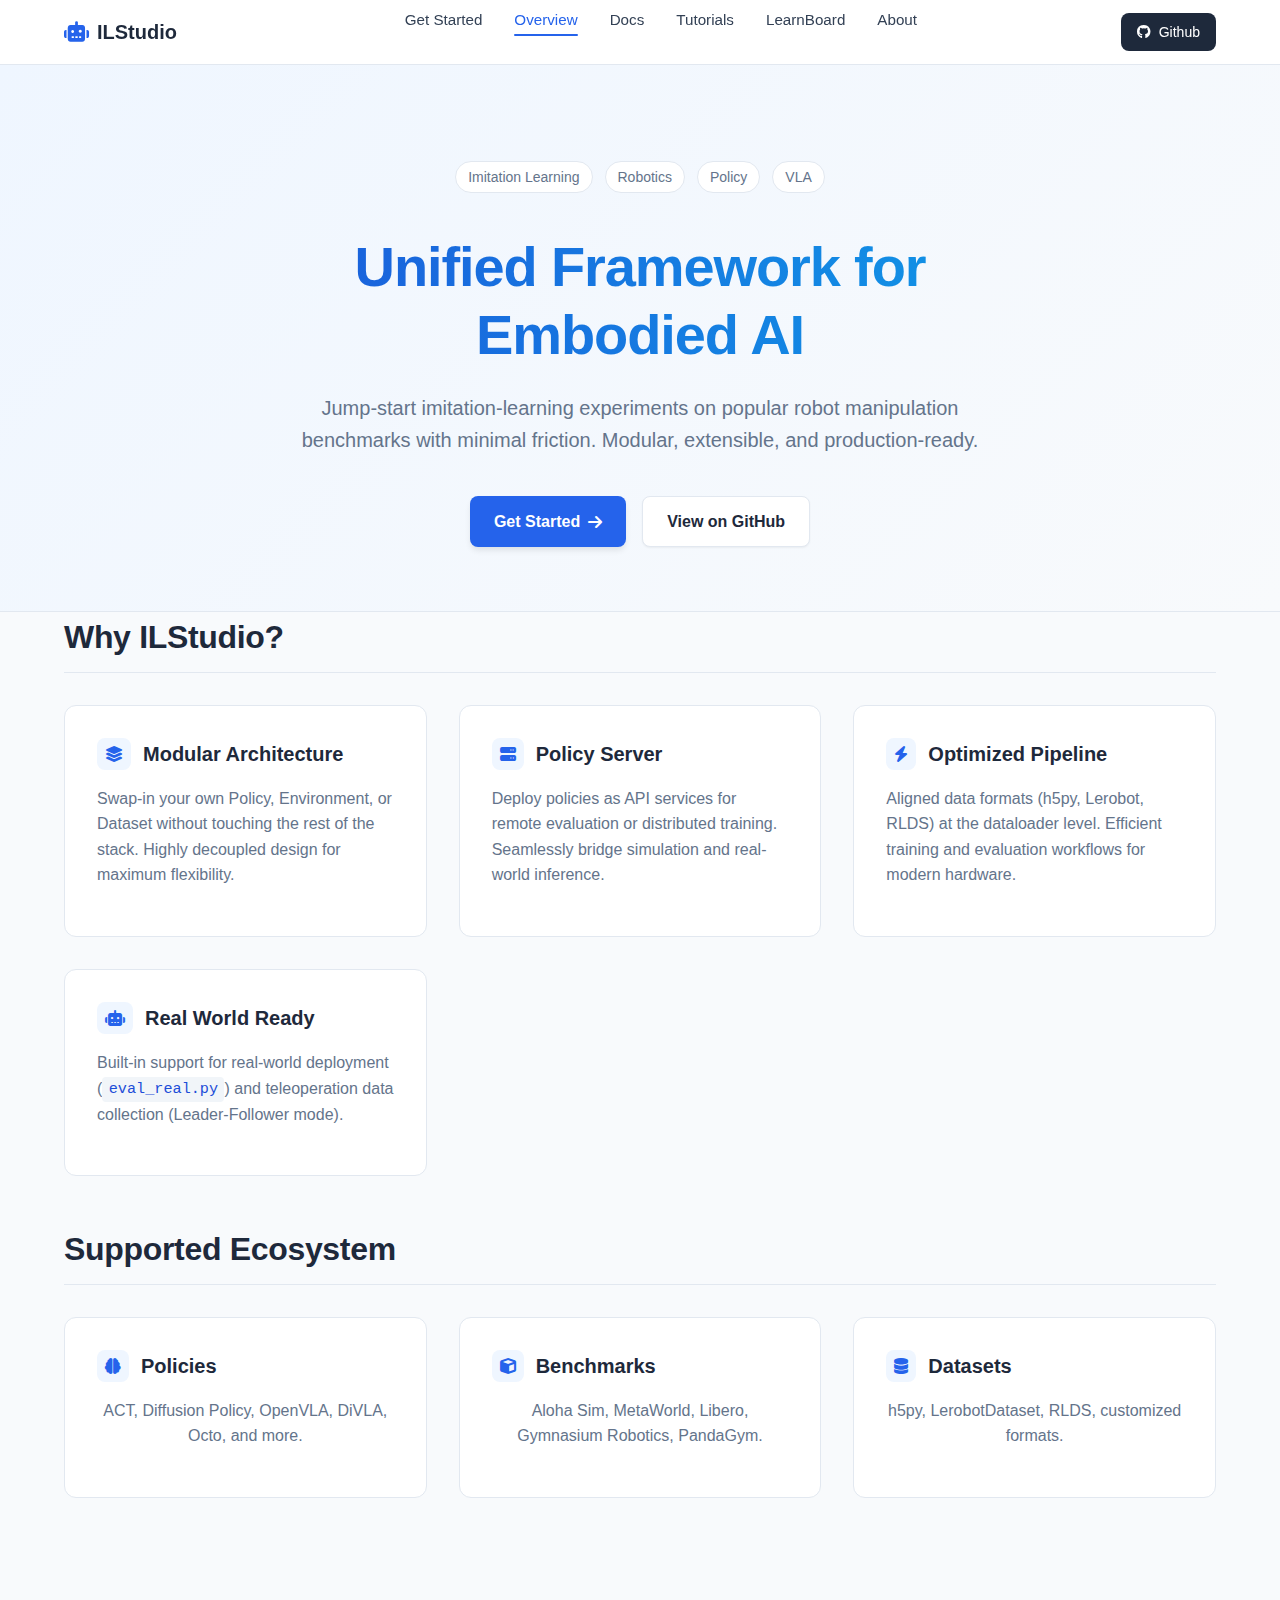
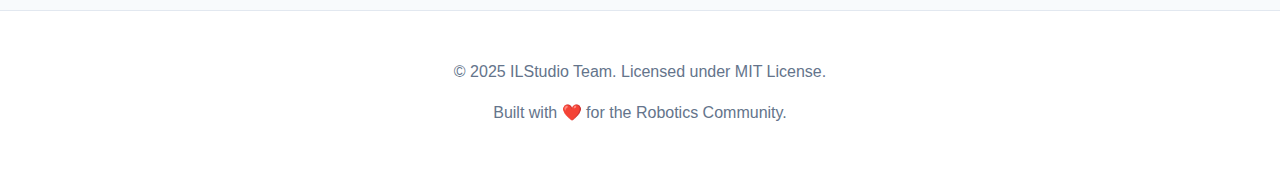
<file: index.html>
<!DOCTYPE html>
<html lang="en">
<head>
    <meta charset="UTF-8">
    <meta name="viewport" content="width=device-width, initial-scale=1.0">
    <title>ILStudio - Overview</title>
    <link rel="stylesheet" href="assets/css/style.css">
    <link rel="stylesheet" href="https://cdnjs.cloudflare.com/ajax/libs/font-awesome/6.4.0/css/all.min.css">
</head>
<body>

    <nav>
        <div class="nav-container">
            <a href="index.html" class="logo">
                <i class="fas fa-robot"></i> ILStudio
            </a>
            <ul class="nav-links">
                <li><a href="get_started.html" class="nav-link">Get Started</a></li>
                <li><a href="index.html" class="nav-link active">Overview</a></li>
                <li><a href="docs.html" class="nav-link">Docs</a></li>
                <li><a href="tutorials.html" class="nav-link">Tutorials</a></li>
                <li><a href="learnboard.html" class="nav-link">LearnBoard</a></li>
                <li><a href="about.html" class="nav-link">About</a></li>
            </ul>
            <a href="https://github.com/WwZzz/ILStudio" target="_blank" class="github-btn">
                <i class="fab fa-github"></i> Github
            </a>
        </div>
    </nav>

    <div class="wrapper">
        <div class="hero">
            <div class="container">
                <div class="hero-tags">
                    <span class="tag">Imitation Learning</span>
                    <span class="tag">Robotics</span>
                    <span class="tag">Policy</span>
                    <span class="tag">VLA</span>
                </div>
                <h1>Unified Framework for<br>Embodied AI</h1>
                <p class="lead">Jump-start imitation-learning experiments on popular robot manipulation benchmarks with minimal friction. Modular, extensible, and production-ready.</p>
                <div class="hero-actions">
                    <a href="get_started.html" class="btn btn-primary">Get Started <i class="fas fa-arrow-right" style="margin-left: 8px;"></i></a>
                    <a href="https://github.com/WwZzz/ILStudio" class="btn btn-outline">View on GitHub</a>
                </div>
            </div>
        </div>

        <div class="main-content">
            <div class="container">
                <section>
                    <h2>Why ILStudio?</h2>
                    <div class="grid">
                        <div class="card">
                            <h3><i class="fas fa-layer-group"></i> Modular Architecture</h3>
                            <p>Swap-in your own Policy, Environment, or Dataset without touching the rest of the stack. Highly decoupled design for maximum flexibility.</p>
                        </div>
                        <div class="card">
                            <h3><i class="fas fa-server"></i> Policy Server</h3>
                            <p>Deploy policies as API services for remote evaluation or distributed training. Seamlessly bridge simulation and real-world inference.</p>
                        </div>
                        <div class="card">
                            <h3><i class="fas fa-bolt"></i> Optimized Pipeline</h3>
                            <p>Aligned data formats (h5py, Lerobot, RLDS) at the dataloader level. Efficient training and evaluation workflows for modern hardware.</p>
                        </div>
                        <div class="card">
                            <h3><i class="fas fa-robot"></i> Real World Ready</h3>
                            <p>Built-in support for real-world deployment (<code>eval_real.py</code>) and teleoperation data collection (Leader-Follower mode).</p>
                        </div>
                    </div>
                </section>

                <section>
                    <h2>Supported Ecosystem</h2>
                    <div class="grid" style="grid-template-columns: repeat(auto-fit, minmax(250px, 1fr));">
                        <div class="card" style="text-align: center;">
                            <h3><i class="fas fa-brain"></i> Policies</h3>
                            <p>ACT, Diffusion Policy, OpenVLA, DiVLA, Octo, and more.</p>
                        </div>
                        <div class="card" style="text-align: center;">
                            <h3><i class="fas fa-cube"></i> Benchmarks</h3>
                            <p>Aloha Sim, MetaWorld, Libero, Gymnasium Robotics, PandaGym.</p>
                        </div>
                        <div class="card" style="text-align: center;">
                            <h3><i class="fas fa-database"></i> Datasets</h3>
                            <p>h5py, LerobotDataset, RLDS, customized formats.</p>
                        </div>
                    </div>
                </section>
            </div>
        </div>
    </div>

    <footer>
        <div class="container">
            <p>&copy; 2025 ILStudio Team. Licensed under MIT License.</p>
            <p>Built with ❤️ for the Robotics Community.</p>
        </div>
    </footer>

</body>
</html>
</file>
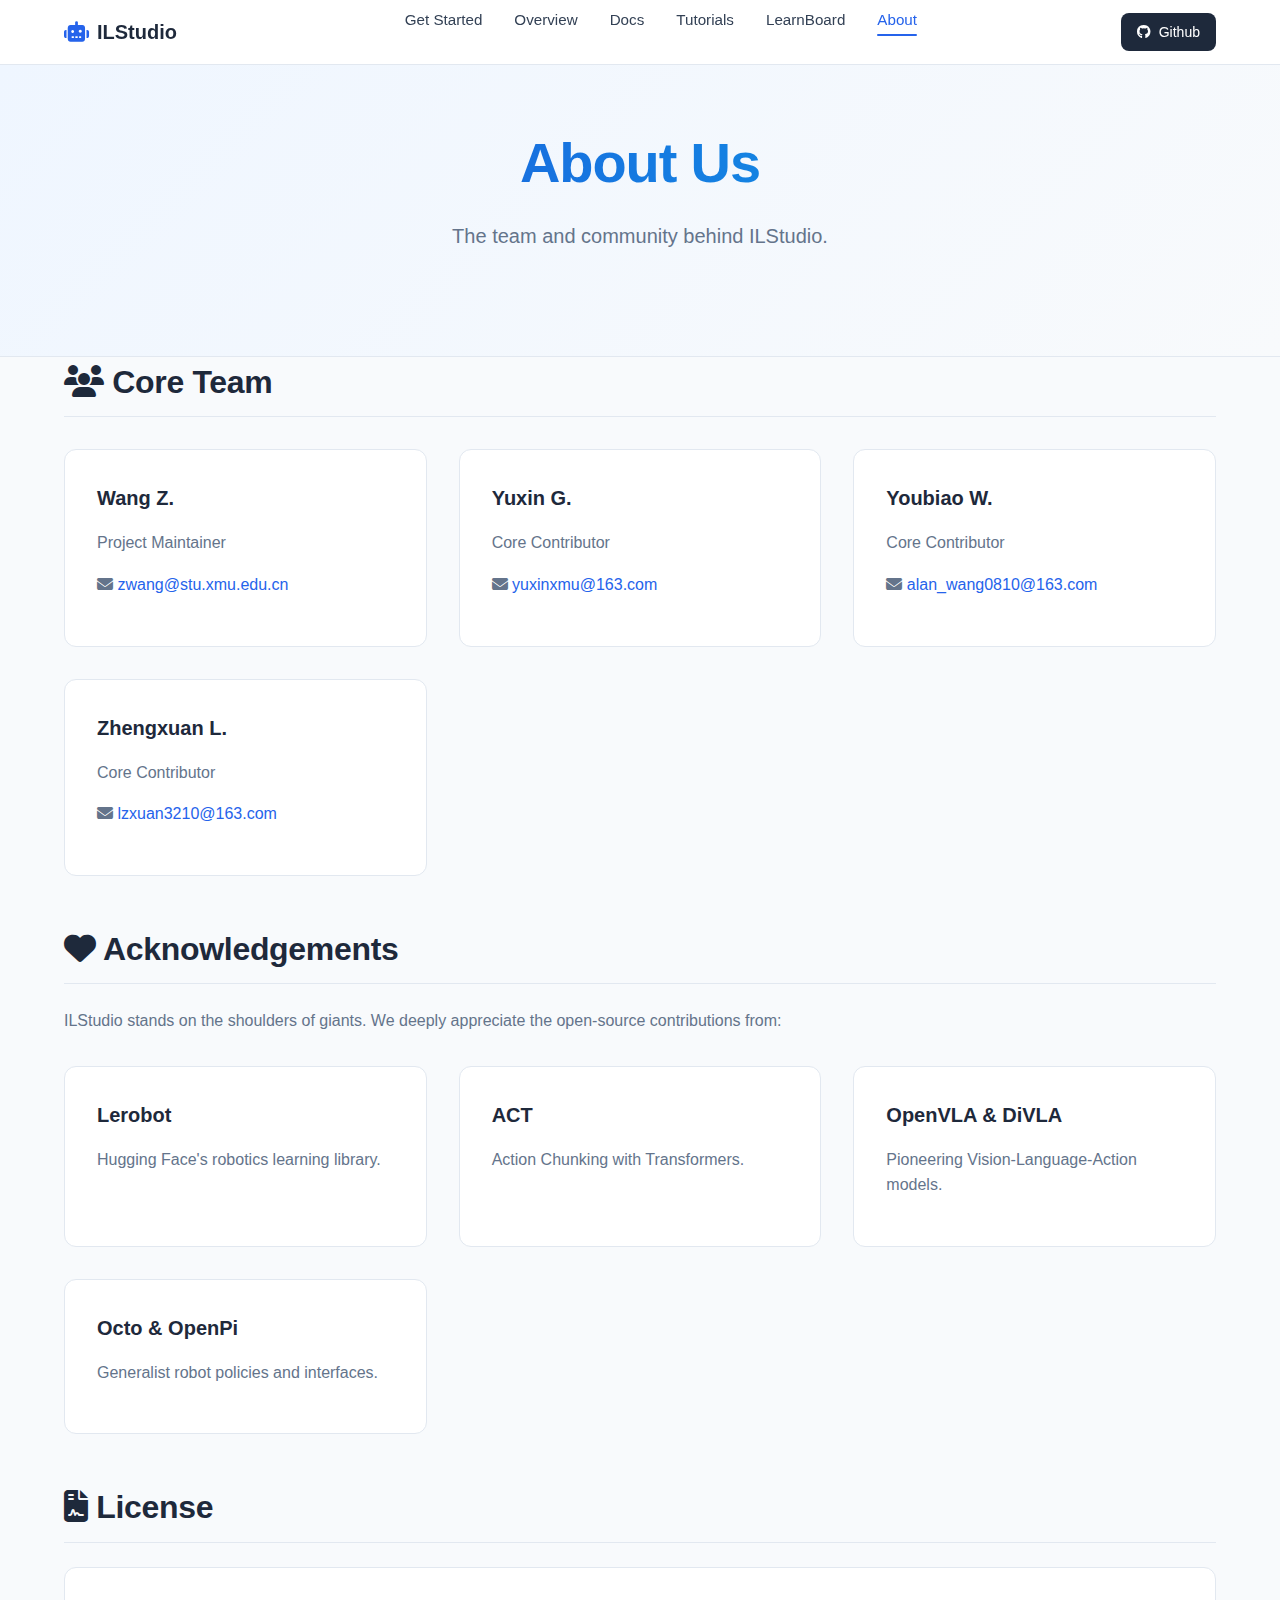
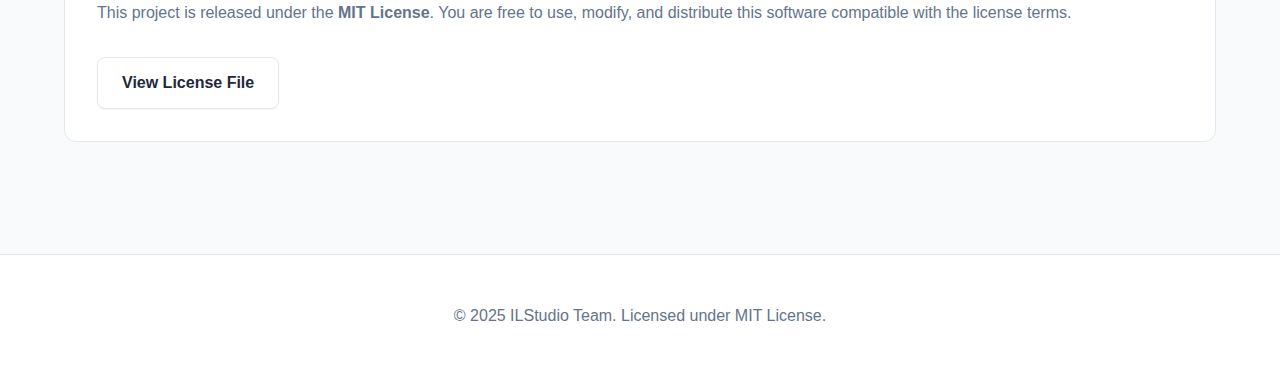
<file: about.html>
<!DOCTYPE html>
<html lang="en">
<head>
    <meta charset="UTF-8">
    <meta name="viewport" content="width=device-width, initial-scale=1.0">
    <title>ILStudio - About</title>
    <link rel="stylesheet" href="assets/css/style.css">
    <link rel="stylesheet" href="https://cdnjs.cloudflare.com/ajax/libs/font-awesome/6.4.0/css/all.min.css">
</head>
<body>

    <nav>
        <div class="nav-container">
            <a href="index.html" class="logo">
                <i class="fas fa-robot"></i> ILStudio
            </a>
            <ul class="nav-links">
                <li><a href="get_started.html" class="nav-link">Get Started</a></li>
                <li><a href="index.html" class="nav-link">Overview</a></li>
                <li><a href="docs.html" class="nav-link">Docs</a></li>
                <li><a href="tutorials.html" class="nav-link">Tutorials</a></li>
                <li><a href="learnboard.html" class="nav-link">LearnBoard</a></li>
                <li><a href="about.html" class="nav-link active">About</a></li>
            </ul>
            <a href="https://github.com/WwZzz/ILStudio" target="_blank" class="github-btn">
                <i class="fab fa-github"></i> Github
            </a>
        </div>
    </nav>

    <div class="wrapper">
        <div class="hero" style="padding: 4rem 0;">
            <div class="container">
                <h1>About Us</h1>
                <p class="lead">The team and community behind ILStudio.</p>
            </div>
        </div>

        <div class="main-content">
            <div class="container">
                
                <section>
                    <h2><i class="fas fa-users"></i> Core Team</h2>
                    <div class="grid">
                        <div class="card">
                            <h3>Wang Z.</h3>
                            <p>Project Maintainer</p>
                            <p class="text-muted"><i class="fas fa-envelope"></i> <a href="mailto:zwang@stu.xmu.edu.cn">zwang@stu.xmu.edu.cn</a></p>
                        </div>
                        <div class="card">
                            <h3>Yuxin G.</h3>
                            <p>Core Contributor</p>
                            <p class="text-muted"><i class="fas fa-envelope"></i> <a href="mailto:yuxinxmu@163.com">yuxinxmu@163.com</a></p>
                        </div>
                        <div class="card">
                            <h3>Youbiao W.</h3>
                            <p>Core Contributor</p>
                            <p class="text-muted"><i class="fas fa-envelope"></i> <a href="mailto:alan_wang0810@163.com">alan_wang0810@163.com</a></p>
                        </div>
                        <div class="card">
                            <h3>Zhengxuan L.</h3>
                            <p>Core Contributor</p>
                            <p class="text-muted"><i class="fas fa-envelope"></i> <a href="mailto:lzxuan3210@163.com">lzxuan3210@163.com</a></p>
                        </div>
                    </div>
                </section>

                <section>
                    <h2><i class="fas fa-heart"></i> Acknowledgements</h2>
                    <p>ILStudio stands on the shoulders of giants. We deeply appreciate the open-source contributions from:</p>
                    <div class="grid">
                        <div class="card">
                            <h3>Lerobot</h3>
                            <p>Hugging Face's robotics learning library.</p>
                        </div>
                        <div class="card">
                            <h3>ACT</h3>
                            <p>Action Chunking with Transformers.</p>
                        </div>
                        <div class="card">
                            <h3>OpenVLA & DiVLA</h3>
                            <p>Pioneering Vision-Language-Action models.</p>
                        </div>
                        <div class="card">
                            <h3>Octo & OpenPi</h3>
                            <p>Generalist robot policies and interfaces.</p>
                        </div>
                    </div>
                </section>

                <section>
                    <h2><i class="fas fa-file-contract"></i> License</h2>
                    <div class="card">
                        <p>This project is released under the <strong>MIT License</strong>. You are free to use, modify, and distribute this software compatible with the license terms.</p>
                        <a href="LICENSE" class="btn btn-outline" style="margin-top: 1rem;">View License File</a>
                    </div>
                </section>

            </div>
        </div>
    </div>

    <footer>
        <div class="container">
            <p>&copy; 2025 ILStudio Team. Licensed under MIT License.</p>
        </div>
    </footer>

</body>
</html>
</file>
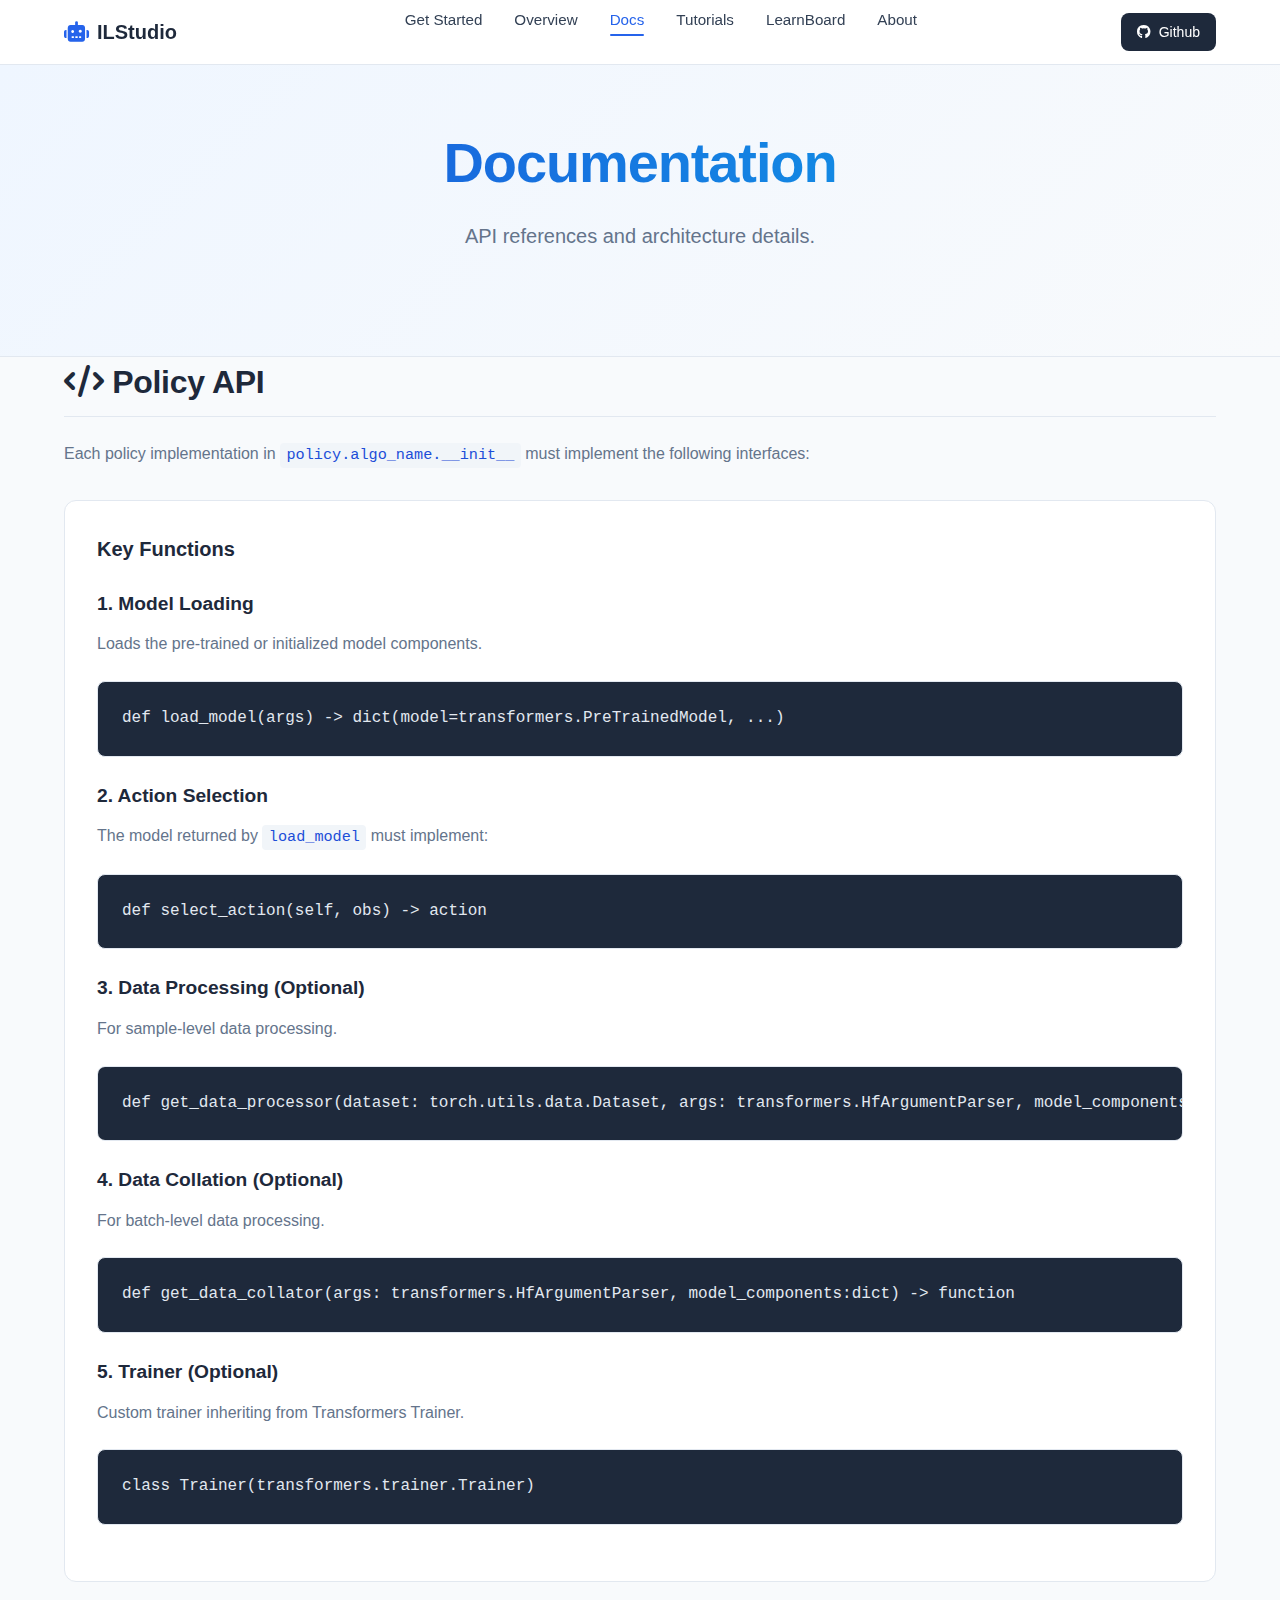
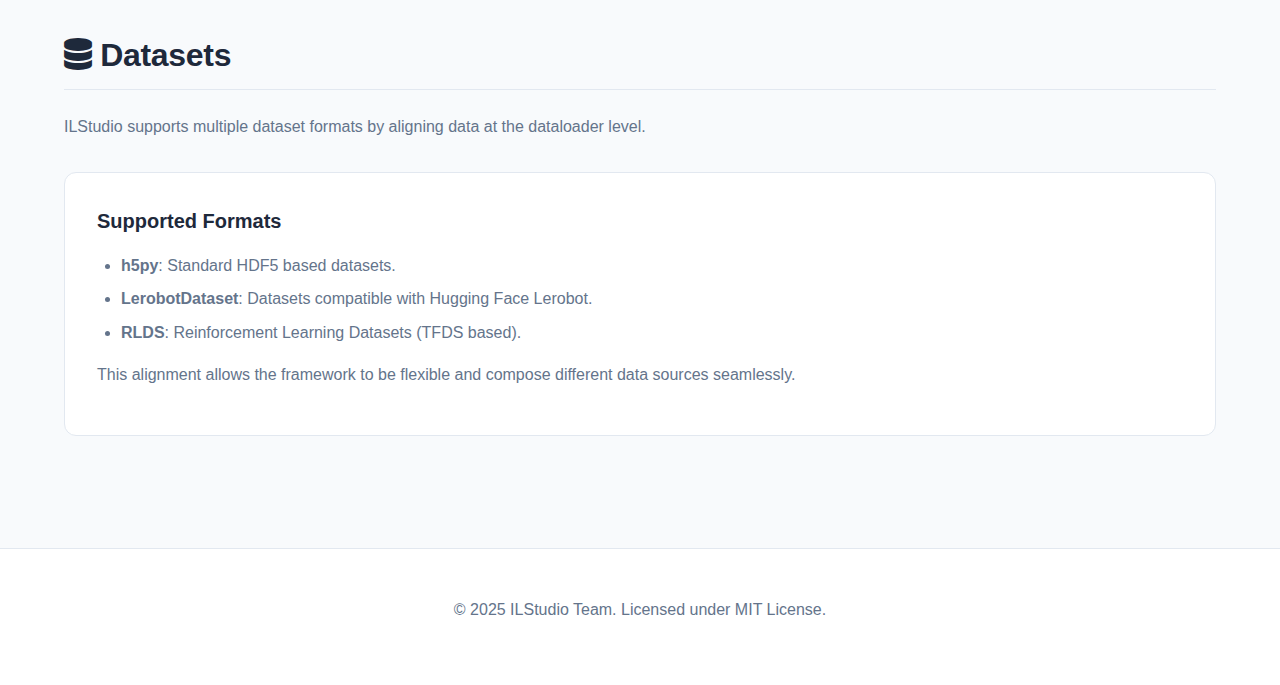
<file: docs.html>
<!DOCTYPE html>
<html lang="en">
<head>
    <meta charset="UTF-8">
    <meta name="viewport" content="width=device-width, initial-scale=1.0">
    <title>ILStudio - Documentation</title>
    <link rel="stylesheet" href="assets/css/style.css">
    <link rel="stylesheet" href="https://cdnjs.cloudflare.com/ajax/libs/font-awesome/6.4.0/css/all.min.css">
</head>
<body>

    <nav>
        <div class="nav-container">
            <a href="index.html" class="logo">
                <i class="fas fa-robot"></i> ILStudio
            </a>
            <ul class="nav-links">
                <li><a href="get_started.html" class="nav-link">Get Started</a></li>
                <li><a href="index.html" class="nav-link">Overview</a></li>
                <li><a href="docs.html" class="nav-link active">Docs</a></li>
                <li><a href="tutorials.html" class="nav-link">Tutorials</a></li>
                <li><a href="learnboard.html" class="nav-link">LearnBoard</a></li>
                <li><a href="about.html" class="nav-link">About</a></li>
            </ul>
            <a href="https://github.com/WwZzz/ILStudio" target="_blank" class="github-btn">
                <i class="fab fa-github"></i> Github
            </a>
        </div>
    </nav>

    <div class="wrapper">
        <div class="hero" style="padding: 4rem 0;">
            <div class="container">
                <h1>Documentation</h1>
                <p class="lead">API references and architecture details.</p>
            </div>
        </div>

        <div class="main-content">
            <div class="container">
                
                <section>
                    <h2><i class="fas fa-code"></i> Policy API</h2>
                    <p>Each policy implementation in <code>policy.algo_name.__init__</code> must implement the following interfaces:</p>
                    
                    <div class="grid" style="grid-template-columns: 1fr;">
                        <div class="card">
                            <h3>Key Functions</h3>
                            
                            <h4>1. Model Loading</h4>
                            <p>Loads the pre-trained or initialized model components.</p>
                            <pre><code>def load_model(args) -> dict(model=transformers.PreTrainedModel, ...)</code></pre>

                            <h4>2. Action Selection</h4>
                            <p>The model returned by <code>load_model</code> must implement:</p>
                            <pre><code>def select_action(self, obs) -> action</code></pre>

                            <h4>3. Data Processing (Optional)</h4>
                            <p>For sample-level data processing.</p>
                            <pre><code>def get_data_processor(dataset: torch.utils.data.Dataset, args: transformers.HfArgumentParser, model_components: dict) -> function</code></pre>

                            <h4>4. Data Collation (Optional)</h4>
                            <p>For batch-level data processing.</p>
                            <pre><code>def get_data_collator(args: transformers.HfArgumentParser, model_components:dict) -> function</code></pre>

                            <h4>5. Trainer (Optional)</h4>
                            <p>Custom trainer inheriting from Transformers Trainer.</p>
                            <pre><code>class Trainer(transformers.trainer.Trainer)</code></pre>
                        </div>
                    </div>
                </section>

                <section>
                    <h2><i class="fas fa-database"></i> Datasets</h2>
                    <p>ILStudio supports multiple dataset formats by aligning data at the dataloader level.</p>
                    
                    <div class="grid">
                        <div class="card">
                            <h3>Supported Formats</h3>
                            <ul>
                                <li><strong>h5py</strong>: Standard HDF5 based datasets.</li>
                                <li><strong>LerobotDataset</strong>: Datasets compatible with Hugging Face Lerobot.</li>
                                <li><strong>RLDS</strong>: Reinforcement Learning Datasets (TFDS based).</li>
                            </ul>
                            <p style="margin-top: 1rem;">This alignment allows the framework to be flexible and compose different data sources seamlessly.</p>
                        </div>
                    </div>
                </section>

            </div>
        </div>
    </div>

    <footer>
        <div class="container">
            <p>&copy; 2025 ILStudio Team. Licensed under MIT License.</p>
        </div>
    </footer>

</body>
</html>
</file>
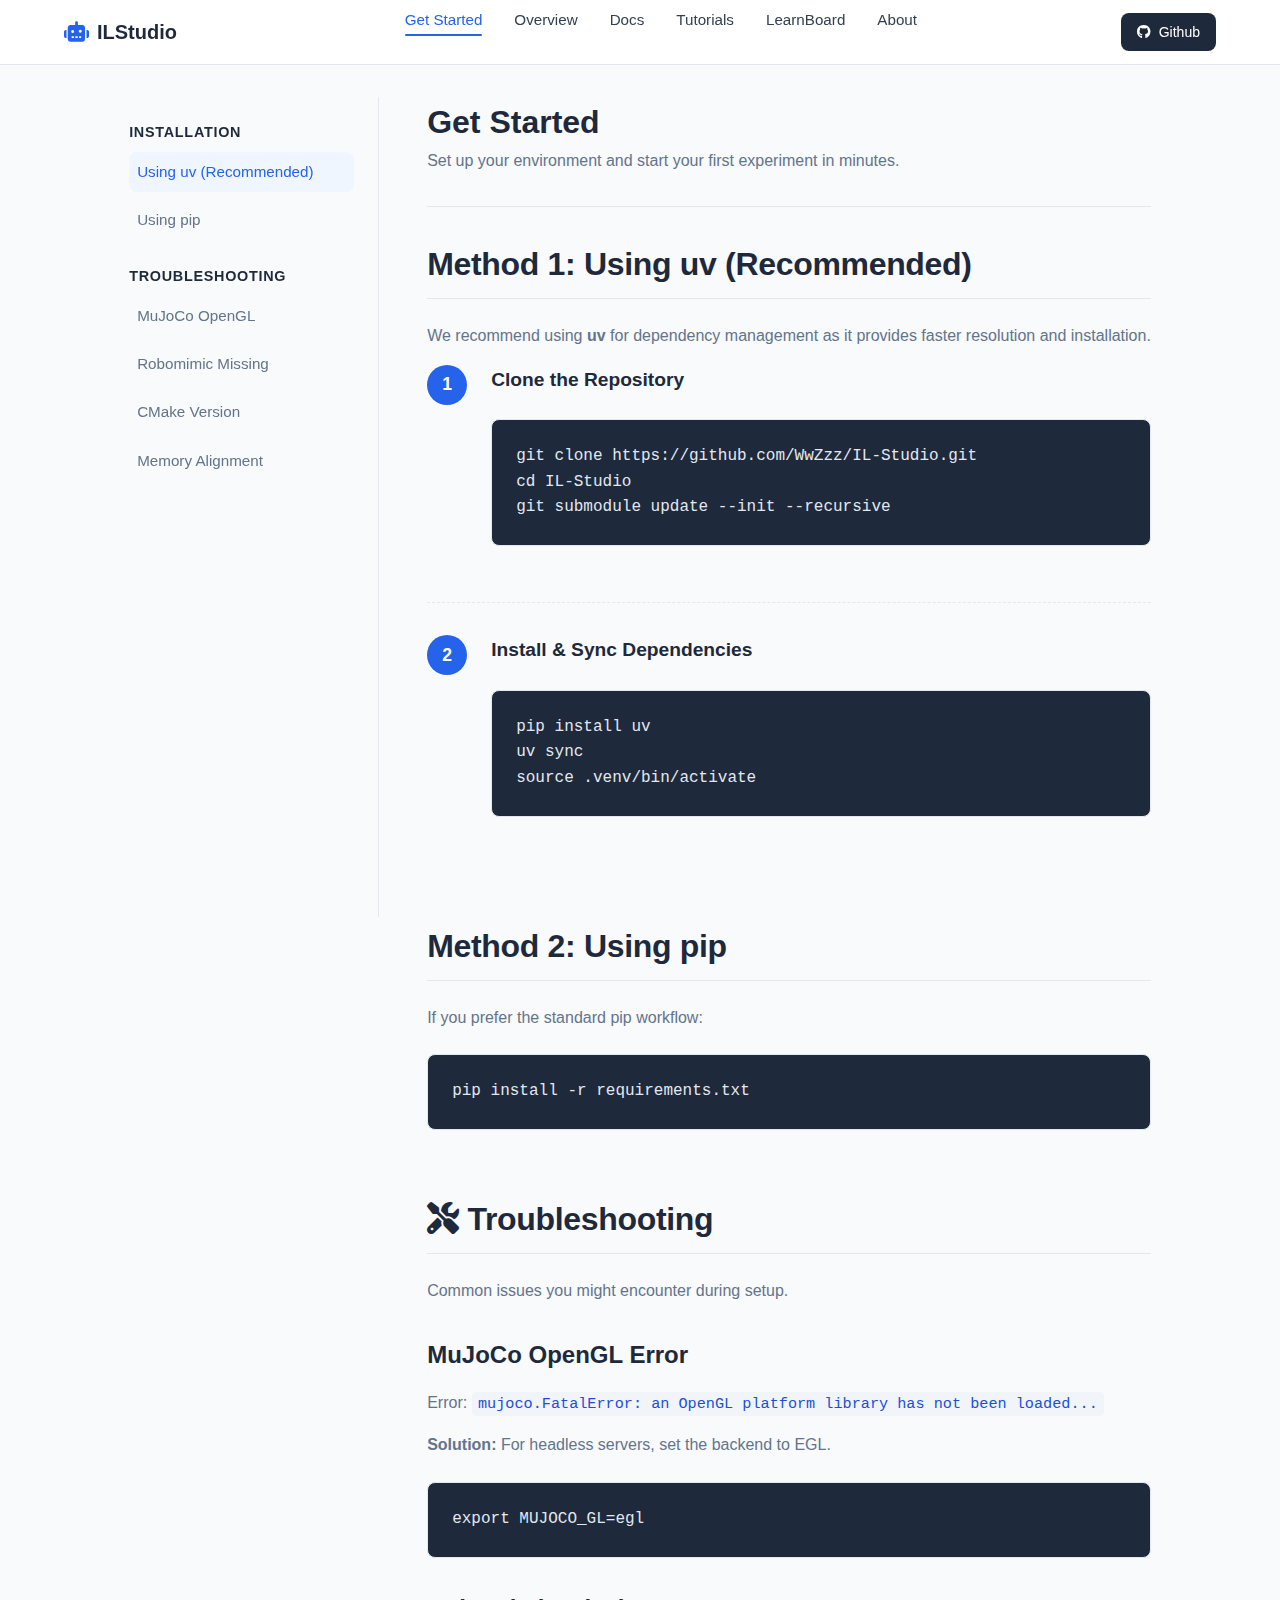
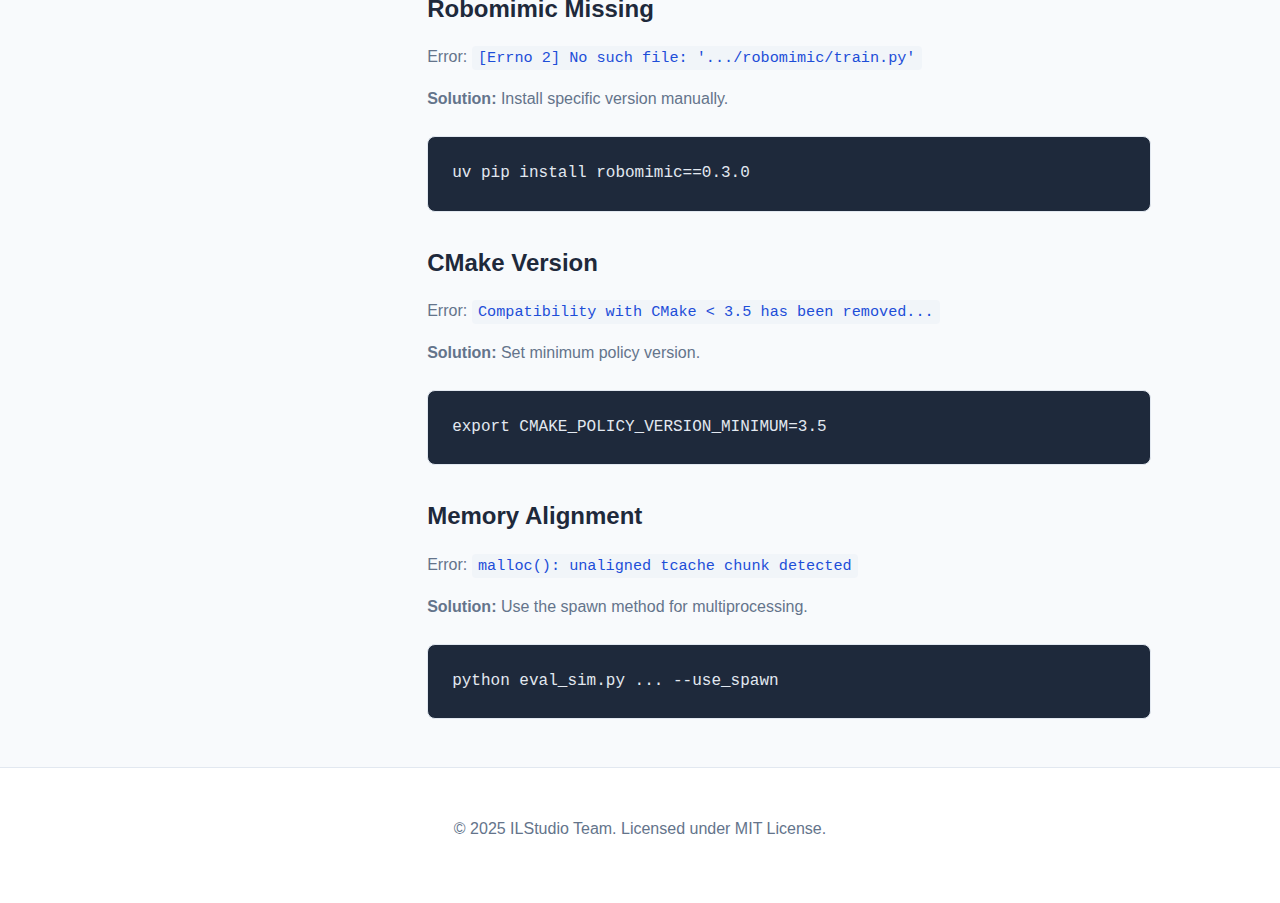
<file: get_started.html>
<!DOCTYPE html>
<html lang="en">
<head>
    <meta charset="UTF-8">
    <meta name="viewport" content="width=device-width, initial-scale=1.0">
    <title>ILStudio - Get Started</title>
    <link rel="stylesheet" href="assets/css/style.css">
    <link rel="stylesheet" href="https://cdnjs.cloudflare.com/ajax/libs/font-awesome/6.4.0/css/all.min.css">
</head>
<body>

    <nav>
        <div class="nav-container">
            <a href="index.html" class="logo">
                <i class="fas fa-robot"></i> ILStudio
            </a>
            <ul class="nav-links">
                <li><a href="get_started.html" class="nav-link active">Get Started</a></li>
                <li><a href="index.html" class="nav-link">Overview</a></li>
                <li><a href="docs.html" class="nav-link">Docs</a></li>
                <li><a href="tutorials.html" class="nav-link">Tutorials</a></li>
                <li><a href="learnboard.html" class="nav-link">LearnBoard</a></li>
                <li><a href="about.html" class="nav-link">About</a></li>
            </ul>
            <a href="https://github.com/WwZzz/ILStudio" target="_blank" class="github-btn">
                <i class="fab fa-github"></i> Github
            </a>
        </div>
    </nav>

    <div class="wrapper">
        <div class="container">
            <div class="doc-layout">
                <!-- Sidebar Navigation -->
                <aside class="doc-sidebar">
                    <ul class="sidebar-nav">
                        <li class="sidebar-header">Installation</li>
                        <li><a href="#uv-install" class="active">Using uv (Recommended)</a></li>
                        <li><a href="#pip-install">Using pip</a></li>
                        
                        <li class="sidebar-header">Troubleshooting</li>
                        <li><a href="#mujoco-error">MuJoCo OpenGL</a></li>
                        <li><a href="#robomimic-error">Robomimic Missing</a></li>
                        <li><a href="#cmake-error">CMake Version</a></li>
                        <li><a href="#memory-error">Memory Alignment</a></li>
                    </ul>
                </aside>

                <!-- Main Content -->
                <main class="doc-content">
                    <h1>Get Started</h1>
                    <p class="lead">Set up your environment and start your first experiment in minutes.</p>
                    
                    <hr style="border: 0; border-top: 1px solid var(--border); margin: 2rem 0;">

                    <section id="uv-install">
                        <h2>Method 1: Using uv (Recommended)</h2>
                        <p>We recommend using <strong>uv</strong> for dependency management as it provides faster resolution and installation.</p>
                        
                        <div class="step">
                            <div class="step-number">1</div>
                            <div class="step-content">
                                <h4>Clone the Repository</h4>
                                <pre><code>git clone https://github.com/WwZzz/IL-Studio.git
cd IL-Studio
git submodule update --init --recursive</code></pre>
                            </div>
                        </div>
                        
                        <div class="step">
                            <div class="step-number">2</div>
                            <div class="step-content">
                                <h4>Install & Sync Dependencies</h4>
                                <pre><code>pip install uv
uv sync
source .venv/bin/activate</code></pre>
                            </div>
                        </div>
                    </section>

                    <section id="pip-install">
                        <h2>Method 2: Using pip</h2>
                        <p>If you prefer the standard pip workflow:</p>
                        <pre><code>pip install -r requirements.txt</code></pre>
                    </section>

                    <section id="troubleshooting" style="margin-top: 4rem;">
                        <h2><i class="fas fa-tools"></i> Troubleshooting</h2>
                        <p>Common issues you might encounter during setup.</p>

                        <h3 id="mujoco-error">MuJoCo OpenGL Error</h3>
                        <p class="text-muted">Error: <code>mujoco.FatalError: an OpenGL platform library has not been loaded...</code></p>
                        <p><strong>Solution:</strong> For headless servers, set the backend to EGL.</p>
                        <pre><code>export MUJOCO_GL=egl</code></pre>

                        <h3 id="robomimic-error">Robomimic Missing</h3>
                        <p class="text-muted">Error: <code>[Errno 2] No such file: '.../robomimic/train.py'</code></p>
                        <p><strong>Solution:</strong> Install specific version manually.</p>
                        <pre><code>uv pip install robomimic==0.3.0</code></pre>

                        <h3 id="cmake-error">CMake Version</h3>
                        <p class="text-muted">Error: <code>Compatibility with CMake < 3.5 has been removed...</code></p>
                        <p><strong>Solution:</strong> Set minimum policy version.</p>
                        <pre><code>export CMAKE_POLICY_VERSION_MINIMUM=3.5</code></pre>

                        <h3 id="memory-error">Memory Alignment</h3>
                        <p class="text-muted">Error: <code>malloc(): unaligned tcache chunk detected</code></p>
                        <p><strong>Solution:</strong> Use the spawn method for multiprocessing.</p>
                        <pre><code>python eval_sim.py ... --use_spawn</code></pre>
                    </section>
                </main>
            </div>
        </div>
    </div>

    <footer>
        <div class="container">
            <p>&copy; 2025 ILStudio Team. Licensed under MIT License.</p>
        </div>
    </footer>

</body>
</html>
</file>
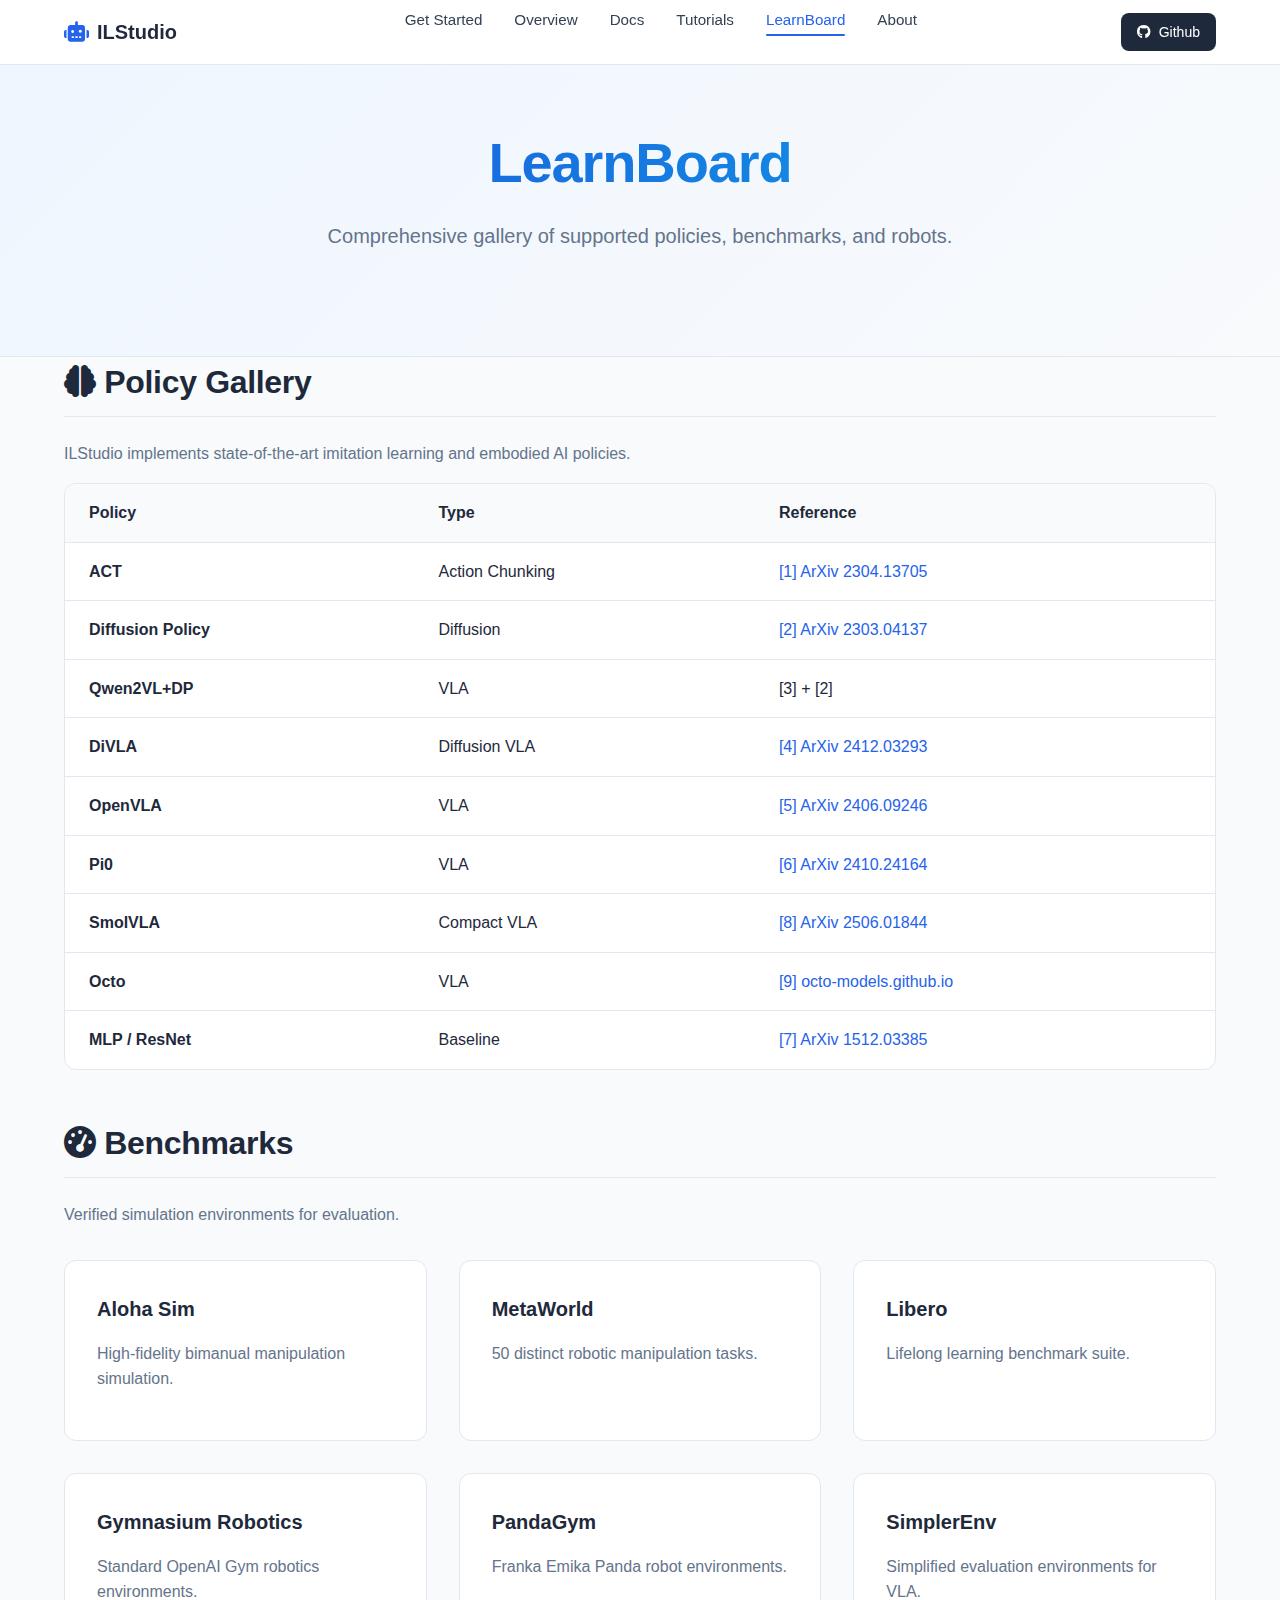
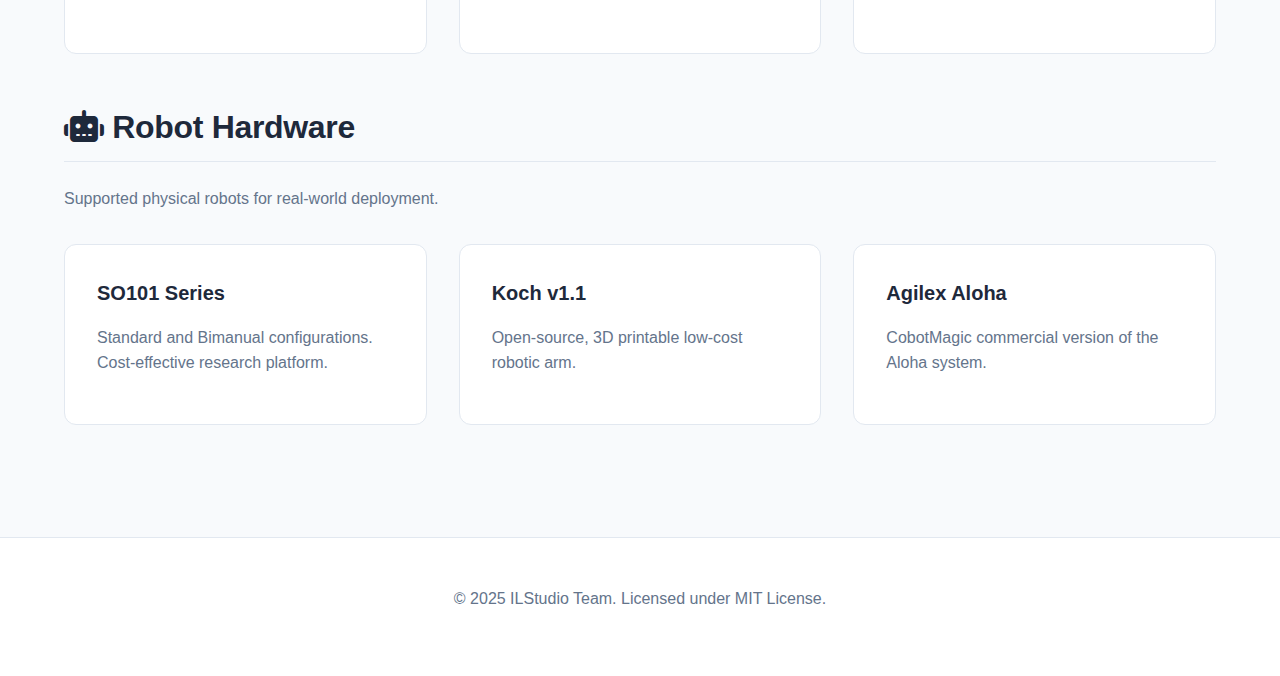
<file: learnboard.html>
<!DOCTYPE html>
<html lang="en">
<head>
    <meta charset="UTF-8">
    <meta name="viewport" content="width=device-width, initial-scale=1.0">
    <title>ILStudio - LearnBoard</title>
    <link rel="stylesheet" href="assets/css/style.css">
    <link rel="stylesheet" href="https://cdnjs.cloudflare.com/ajax/libs/font-awesome/6.4.0/css/all.min.css">
</head>
<body>

    <nav>
        <div class="nav-container">
            <a href="index.html" class="logo">
                <i class="fas fa-robot"></i> ILStudio
            </a>
            <ul class="nav-links">
                <li><a href="get_started.html" class="nav-link">Get Started</a></li>
                <li><a href="index.html" class="nav-link">Overview</a></li>
                <li><a href="docs.html" class="nav-link">Docs</a></li>
                <li><a href="tutorials.html" class="nav-link">Tutorials</a></li>
                <li><a href="learnboard.html" class="nav-link active">LearnBoard</a></li>
                <li><a href="about.html" class="nav-link">About</a></li>
            </ul>
            <a href="https://github.com/WwZzz/ILStudio" target="_blank" class="github-btn">
                <i class="fab fa-github"></i> Github
            </a>
        </div>
    </nav>

    <div class="wrapper">
        <div class="hero" style="padding: 4rem 0;">
            <div class="container">
                <h1>LearnBoard</h1>
                <p class="lead">Comprehensive gallery of supported policies, benchmarks, and robots.</p>
            </div>
        </div>

        <div class="main-content">
            <div class="container">
                
                <section>
                    <h2><i class="fas fa-brain"></i> Policy Gallery</h2>
                    <p>ILStudio implements state-of-the-art imitation learning and embodied AI policies.</p>
                    
                    <div class="card" style="padding: 0; overflow: hidden;">
                        <table style="border: none; margin: 0; width: 100%;">
                            <thead>
                                <tr>
                                    <th>Policy</th>
                                    <th>Type</th>
                                    <th>Reference</th>
                                </tr>
                            </thead>
                            <tbody>
                                <tr>
                                    <td><strong>ACT</strong></td>
                                    <td>Action Chunking</td>
                                    <td><a href="https://arxiv.org/abs/2304.13705" target="_blank">[1] ArXiv 2304.13705</a></td>
                                </tr>
                                <tr>
                                    <td><strong>Diffusion Policy</strong></td>
                                    <td>Diffusion</td>
                                    <td><a href="https://arxiv.org/abs/2303.04137" target="_blank">[2] ArXiv 2303.04137</a></td>
                                </tr>
                                <tr>
                                    <td><strong>Qwen2VL+DP</strong></td>
                                    <td>VLA</td>
                                    <td>[3] + [2]</td>
                                </tr>
                                <tr>
                                    <td><strong>DiVLA</strong></td>
                                    <td>Diffusion VLA</td>
                                    <td><a href="https://arxiv.org/html/2412.03293v1" target="_blank">[4] ArXiv 2412.03293</a></td>
                                </tr>
                                <tr>
                                    <td><strong>OpenVLA</strong></td>
                                    <td>VLA</td>
                                    <td><a href="https://arxiv.org/abs/2406.09246" target="_blank">[5] ArXiv 2406.09246</a></td>
                                </tr>
                                <tr>
                                    <td><strong>Pi0</strong></td>
                                    <td>VLA</td>
                                    <td><a href="https://arxiv.org/html/2410.24164v1" target="_blank">[6] ArXiv 2410.24164</a></td>
                                </tr>
                                <tr>
                                    <td><strong>SmolVLA</strong></td>
                                    <td>Compact VLA</td>
                                    <td><a href="https://arxiv.org/abs/2506.01844" target="_blank">[8] ArXiv 2506.01844</a></td>
                                </tr>
                                <tr>
                                    <td><strong>Octo</strong></td>
                                    <td>VLA</td>
                                    <td><a href="https://octo-models.github.io/" target="_blank">[9] octo-models.github.io</a></td>
                                </tr>
                                <tr>
                                    <td><strong>MLP / ResNet</strong></td>
                                    <td>Baseline</td>
                                    <td><a href="https://arxiv.org/abs/1512.03385" target="_blank">[7] ArXiv 1512.03385</a></td>
                                </tr>
                            </tbody>
                        </table>
                    </div>
                </section>

                <section>
                    <h2><i class="fas fa-tachometer-alt"></i> Benchmarks</h2>
                    <p>Verified simulation environments for evaluation.</p>
                    <div class="grid">
                        <div class="card">
                            <h3>Aloha Sim</h3>
                            <p>High-fidelity bimanual manipulation simulation.</p>
                        </div>
                        <div class="card">
                            <h3>MetaWorld</h3>
                            <p>50 distinct robotic manipulation tasks.</p>
                        </div>
                        <div class="card">
                            <h3>Libero</h3>
                            <p>Lifelong learning benchmark suite.</p>
                        </div>
                        <div class="card">
                            <h3>Gymnasium Robotics</h3>
                            <p>Standard OpenAI Gym robotics environments.</p>
                        </div>
                        <div class="card">
                            <h3>PandaGym</h3>
                            <p>Franka Emika Panda robot environments.</p>
                        </div>
                        <div class="card">
                            <h3>SimplerEnv</h3>
                            <p>Simplified evaluation environments for VLA.</p>
                        </div>
                    </div>
                </section>

                <section>
                    <h2><i class="fas fa-robot"></i> Robot Hardware</h2>
                    <p>Supported physical robots for real-world deployment.</p>
                    <div class="grid">
                        <div class="card">
                            <h3>SO101 Series</h3>
                            <p>Standard and Bimanual configurations. Cost-effective research platform.</p>
                        </div>
                        <div class="card">
                            <h3>Koch v1.1</h3>
                            <p>Open-source, 3D printable low-cost robotic arm.</p>
                        </div>
                        <div class="card">
                            <h3>Agilex Aloha</h3>
                            <p>CobotMagic commercial version of the Aloha system.</p>
                        </div>
                    </div>
                </section>

            </div>
        </div>
    </div>

    <footer>
        <div class="container">
            <p>&copy; 2025 ILStudio Team. Licensed under MIT License.</p>
        </div>
    </footer>

</body>
</html>
</file>
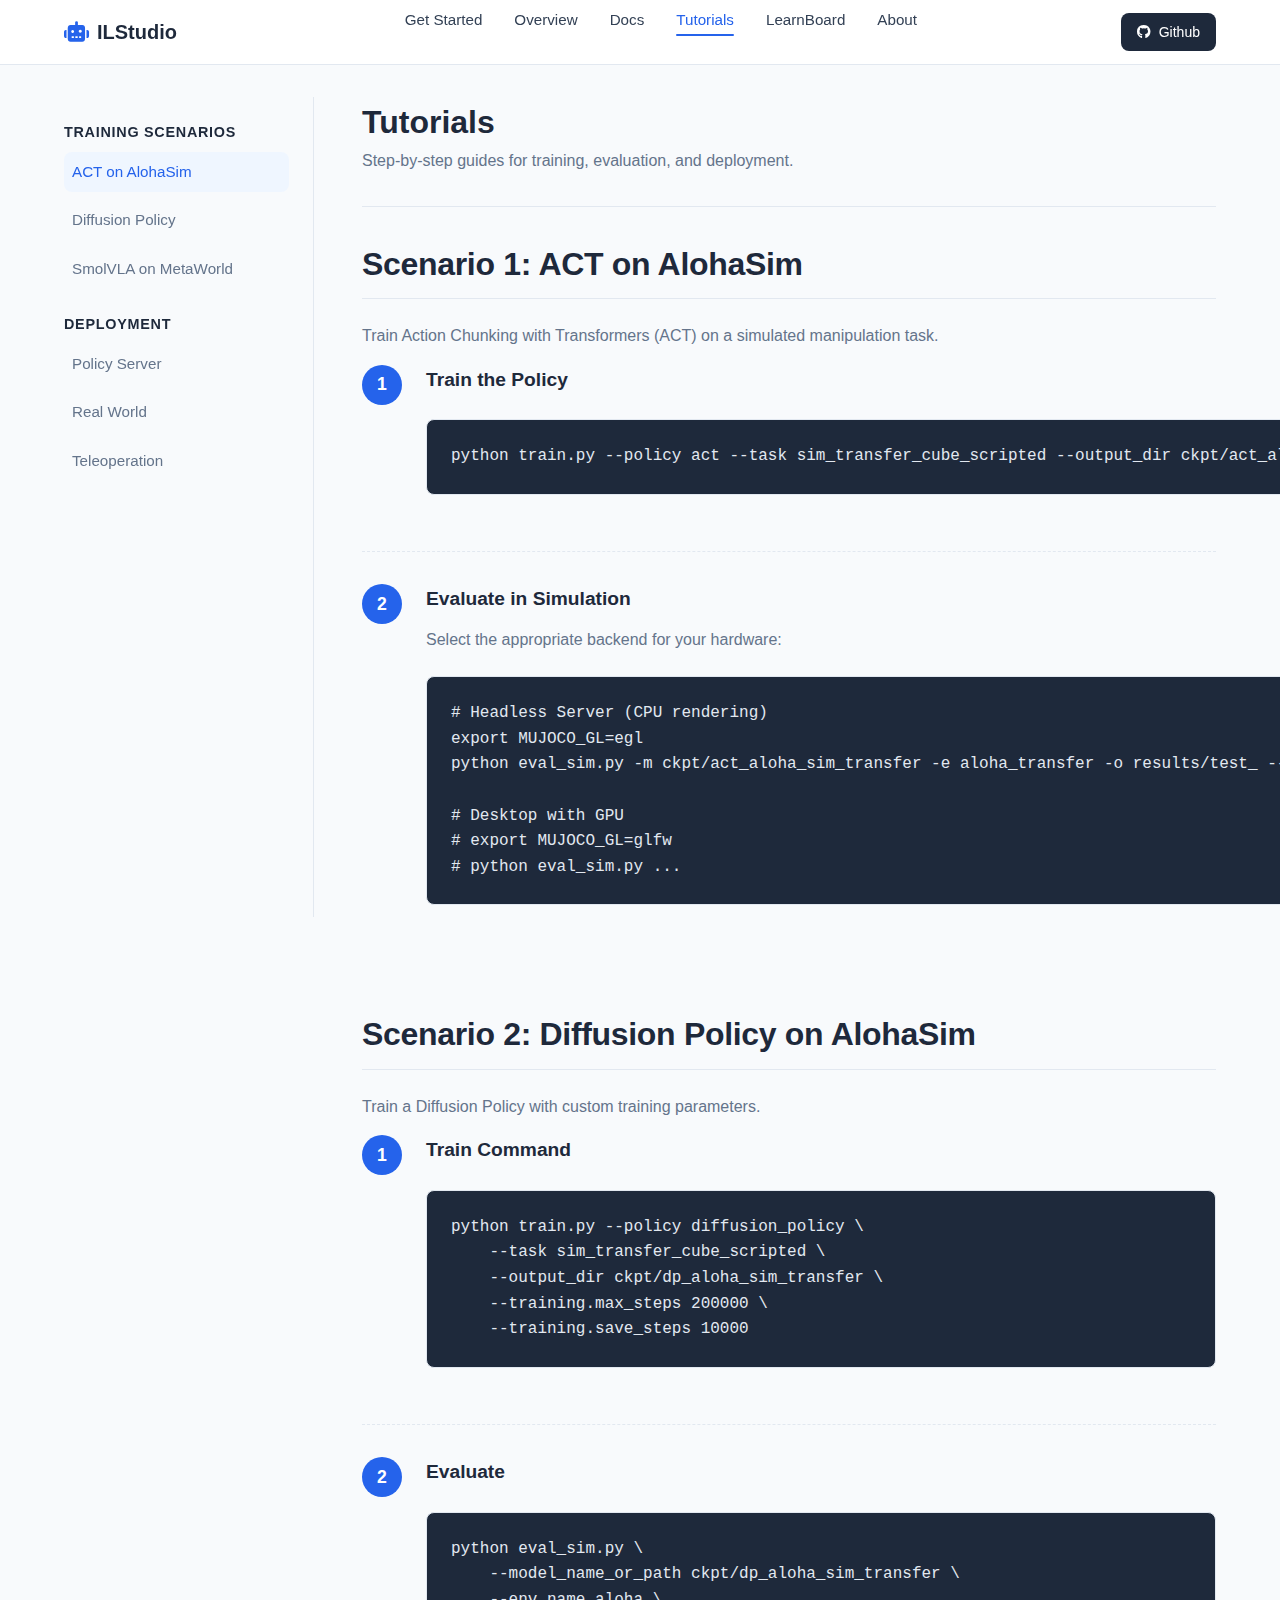
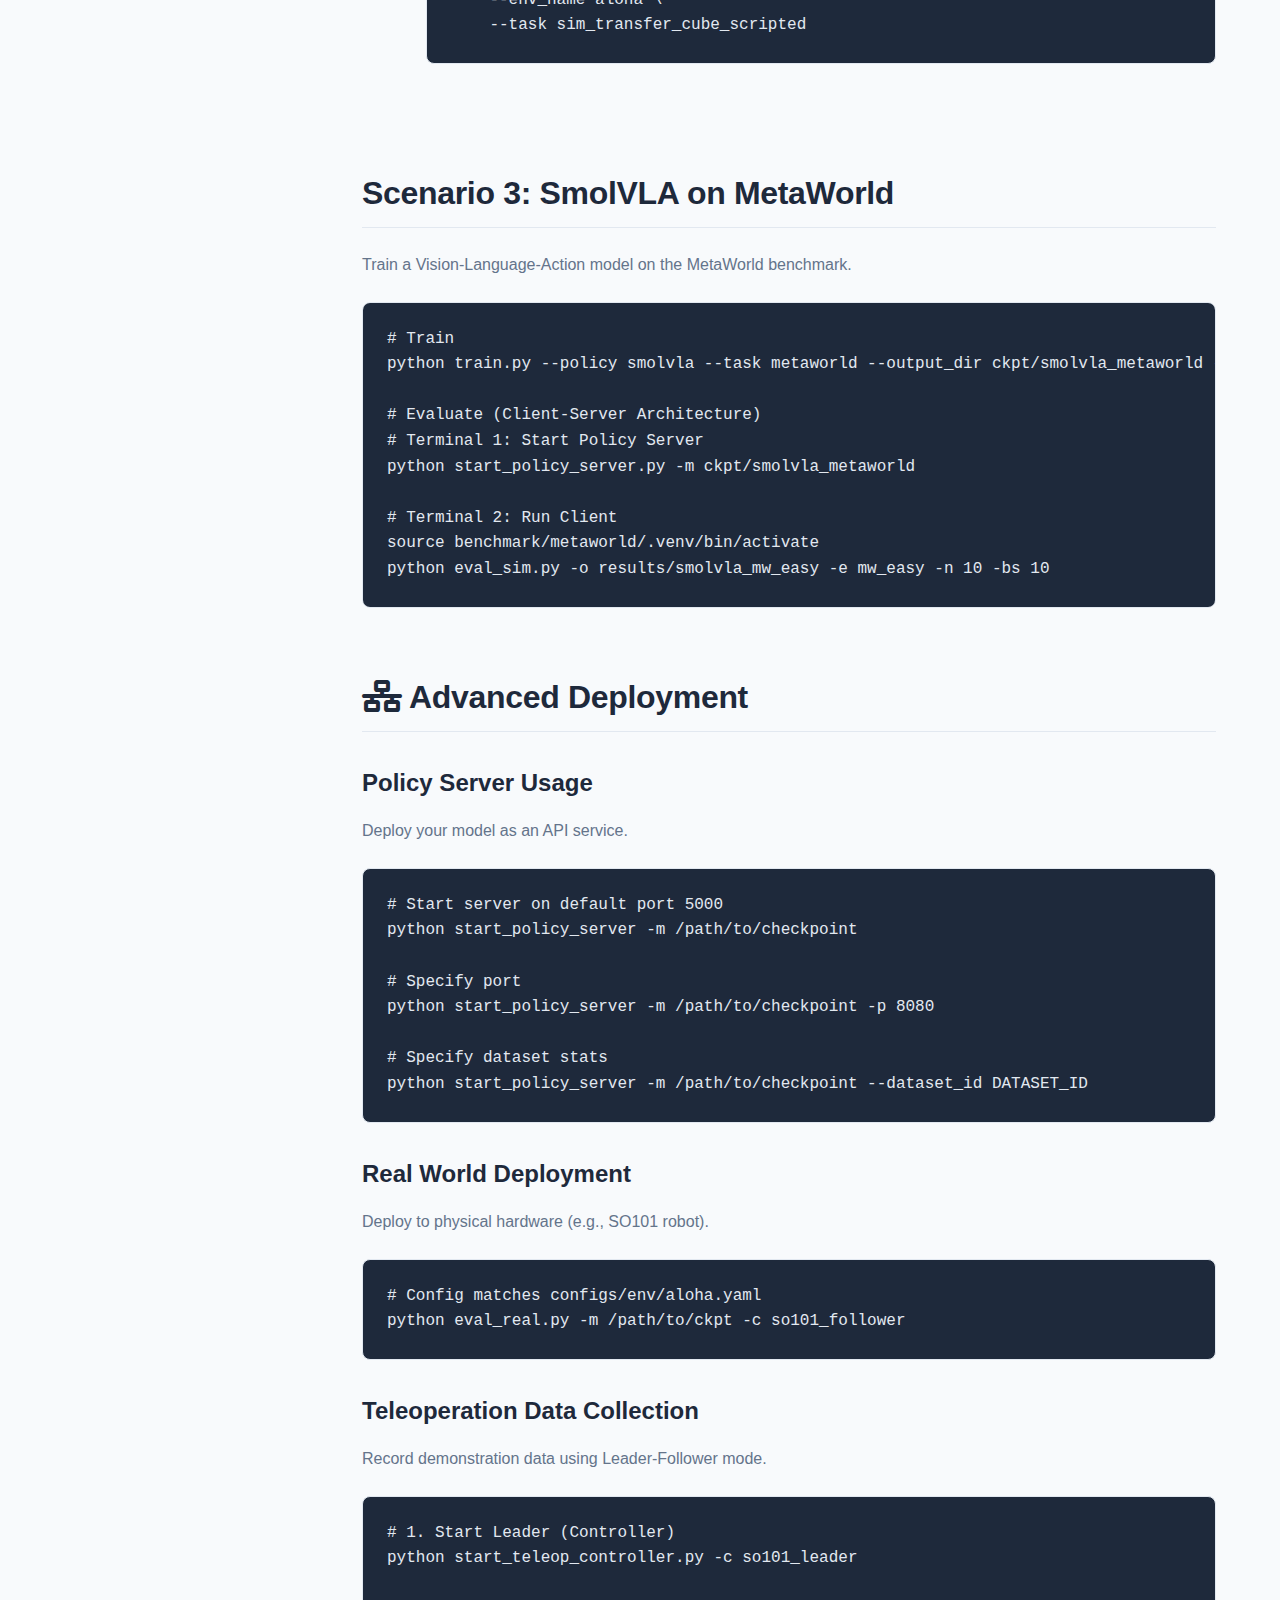
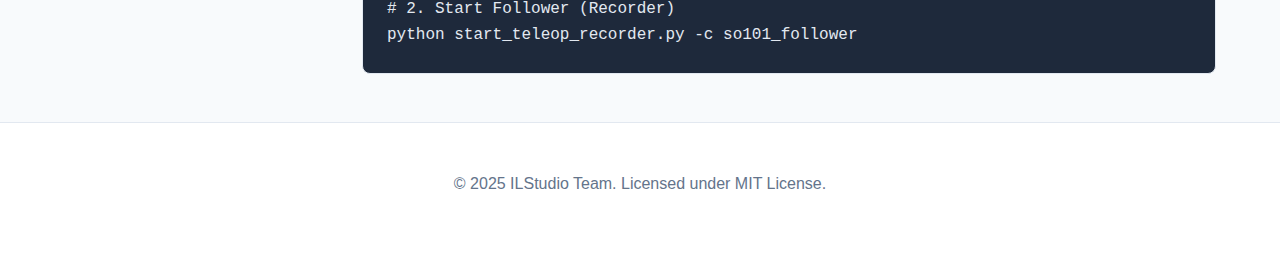
<file: tutorials.html>
<!DOCTYPE html>
<html lang="en">
<head>
    <meta charset="UTF-8">
    <meta name="viewport" content="width=device-width, initial-scale=1.0">
    <title>ILStudio - Tutorials</title>
    <link rel="stylesheet" href="assets/css/style.css">
    <link rel="stylesheet" href="https://cdnjs.cloudflare.com/ajax/libs/font-awesome/6.4.0/css/all.min.css">
</head>
<body>

    <nav>
        <div class="nav-container">
            <a href="index.html" class="logo">
                <i class="fas fa-robot"></i> ILStudio
            </a>
            <ul class="nav-links">
                <li><a href="get_started.html" class="nav-link">Get Started</a></li>
                <li><a href="index.html" class="nav-link">Overview</a></li>
                <li><a href="docs.html" class="nav-link">Docs</a></li>
                <li><a href="tutorials.html" class="nav-link active">Tutorials</a></li>
                <li><a href="learnboard.html" class="nav-link">LearnBoard</a></li>
                <li><a href="about.html" class="nav-link">About</a></li>
            </ul>
            <a href="https://github.com/WwZzz/ILStudio" target="_blank" class="github-btn">
                <i class="fab fa-github"></i> Github
            </a>
        </div>
    </nav>

    <div class="wrapper">
        <div class="container">
            <div class="doc-layout">
                <!-- Sidebar Navigation -->
                <aside class="doc-sidebar">
                    <ul class="sidebar-nav">
                        <li class="sidebar-header">Training Scenarios</li>
                        <li><a href="#act-aloha" class="active">ACT on AlohaSim</a></li>
                        <li><a href="#dp-aloha">Diffusion Policy</a></li>
                        <li><a href="#smolvla">SmolVLA on MetaWorld</a></li>
                        
                        <li class="sidebar-header">Deployment</li>
                        <li><a href="#policy-server">Policy Server</a></li>
                        <li><a href="#real-world">Real World</a></li>
                        <li><a href="#teleop">Teleoperation</a></li>
                    </ul>
                </aside>

                <!-- Main Content -->
                <main class="doc-content">
                    <h1>Tutorials</h1>
                    <p class="lead">Step-by-step guides for training, evaluation, and deployment.</p>
                    
                    <hr style="border: 0; border-top: 1px solid var(--border); margin: 2rem 0;">

                    <section id="act-aloha">
                        <h2>Scenario 1: ACT on AlohaSim</h2>
                        <p>Train Action Chunking with Transformers (ACT) on a simulated manipulation task.</p>
                        
                        <div class="step">
                            <div class="step-number">1</div>
                            <div class="step-content">
                                <h4>Train the Policy</h4>
                                <pre><code>python train.py --policy act --task sim_transfer_cube_scripted --output_dir ckpt/act_aloha_sim_transfer</code></pre>
                            </div>
                        </div>
                        
                        <div class="step">
                            <div class="step-number">2</div>
                            <div class="step-content">
                                <h4>Evaluate in Simulation</h4>
                                <p>Select the appropriate backend for your hardware:</p>
                                <pre><code># Headless Server (CPU rendering)
export MUJOCO_GL=egl
python eval_sim.py -m ckpt/act_aloha_sim_transfer -e aloha_transfer -o results/test_ --use_spawn

# Desktop with GPU
# export MUJOCO_GL=glfw
# python eval_sim.py ...</code></pre>
                            </div>
                        </div>
                    </section>

                    <section id="dp-aloha">
                        <h2>Scenario 2: Diffusion Policy on AlohaSim</h2>
                        <p>Train a Diffusion Policy with custom training parameters.</p>
                        
                        <div class="step">
                            <div class="step-number">1</div>
                            <div class="step-content">
                                <h4>Train Command</h4>
                                <pre><code>python train.py --policy diffusion_policy \
    --task sim_transfer_cube_scripted \
    --output_dir ckpt/dp_aloha_sim_transfer \
    --training.max_steps 200000 \
    --training.save_steps 10000</code></pre>
                            </div>
                        </div>

                        <div class="step">
                            <div class="step-number">2</div>
                            <div class="step-content">
                                <h4>Evaluate</h4>
                                <pre><code>python eval_sim.py \
    --model_name_or_path ckpt/dp_aloha_sim_transfer \
    --env_name aloha \
    --task sim_transfer_cube_scripted</code></pre>
                            </div>
                        </div>
                    </section>

                    <section id="smolvla">
                        <h2>Scenario 3: SmolVLA on MetaWorld</h2>
                        <p>Train a Vision-Language-Action model on the MetaWorld benchmark.</p>
                        <pre><code># Train
python train.py --policy smolvla --task metaworld --output_dir ckpt/smolvla_metaworld --training.max_steps 100000 --training.per_device_train_batch_size 64

# Evaluate (Client-Server Architecture)
# Terminal 1: Start Policy Server
python start_policy_server.py -m ckpt/smolvla_metaworld

# Terminal 2: Run Client
source benchmark/metaworld/.venv/bin/activate
python eval_sim.py -o results/smolvla_mw_easy -e mw_easy -n 10 -bs 10</code></pre>
                    </section>

                    <section id="policy-server" style="margin-top: 4rem;">
                        <h2><i class="fas fa-network-wired"></i> Advanced Deployment</h2>
                        
                        <h3>Policy Server Usage</h3>
                        <p>Deploy your model as an API service.</p>
                        <pre><code># Start server on default port 5000
python start_policy_server -m /path/to/checkpoint

# Specify port
python start_policy_server -m /path/to/checkpoint -p 8080

# Specify dataset stats
python start_policy_server -m /path/to/checkpoint --dataset_id DATASET_ID</code></pre>

                        <h3 id="real-world">Real World Deployment</h3>
                        <p>Deploy to physical hardware (e.g., SO101 robot).</p>
                        <pre><code># Config matches configs/env/aloha.yaml
python eval_real.py -m /path/to/ckpt -c so101_follower</code></pre>

                        <h3 id="teleop">Teleoperation Data Collection</h3>
                        <p>Record demonstration data using Leader-Follower mode.</p>
                        <pre><code># 1. Start Leader (Controller)
python start_teleop_controller.py -c so101_leader

# 2. Start Follower (Recorder)
python start_teleop_recorder.py -c so101_follower</code></pre>
                    </section>

                </main>
            </div>
        </div>
    </div>

    <footer>
        <div class="container">
            <p>&copy; 2025 ILStudio Team. Licensed under MIT License.</p>
        </div>
    </footer>

</body>
</html>
</file>
<file: assets/css/style.css>
/* Modern CSS Variables */
:root {
    --primary: #2563eb;
    --primary-dark: #1d4ed8;
    --secondary: #475569;
    --accent: #0ea5e9;
    --background: #f8fafc;
    --surface: #ffffff;
    --text-main: #1e293b;
    --text-muted: #64748b;
    --border: #e2e8f0;
    --success: #22c55e;
    --nav-bg: rgba(255, 255, 255, 0.95);
    --nav-text: #334155;
    --code-bg: #1e293b;
    --code-text: #e2e8f0;
    --gradient-hero: linear-gradient(135deg, #eff6ff 0%, #f8fafc 100%);
    --shadow-sm: 0 1px 2px 0 rgb(0 0 0 / 0.05);
    --shadow-md: 0 4px 6px -1px rgb(0 0 0 / 0.1);
    --shadow-lg: 0 10px 15px -3px rgb(0 0 0 / 0.1);
    --radius-md: 0.5rem;
    --radius-lg: 0.75rem;
}

/* Reset & Base Styles */
* {
    box-sizing: border-box;
    margin: 0;
    padding: 0;
}

body {
    font-family: -apple-system, BlinkMacSystemFont, "Segoe UI", Roboto, "Helvetica Neue", Arial, sans-serif;
    line-height: 1.6;
    color: var(--text-main);
    background-color: var(--background);
    -webkit-font-smoothing: antialiased;
}

a {
    color: var(--primary);
    text-decoration: none;
    transition: color 0.2s ease;
}

a:hover {
    color: var(--primary-dark);
}

/* Layout */
.wrapper {
    min-height: 100vh;
    display: flex;
    flex-direction: column;
}

.main-content {
    flex: 1;
    padding-bottom: 4rem;
}

.container {
    max-width: 1200px;
    margin: 0 auto;
    padding: 0 1.5rem;
}

/* Sidebar Layout (Reference to flgo-xmu doc style) */
.doc-layout {
    display: flex;
    gap: 3rem;
    margin-top: 2rem;
}

.doc-sidebar {
    width: 250px;
    flex-shrink: 0;
    position: sticky;
    top: 5rem;
    height: calc(100vh - 5rem);
    overflow-y: auto;
    border-right: 1px solid var(--border);
    padding-right: 1.5rem;
}

.doc-content {
    flex: 1;
    min-width: 0; /* Prevent overflow */
}

.sidebar-nav {
    list-style: none;
    padding: 0;
}

.sidebar-nav li {
    margin-bottom: 0.5rem;
}

.sidebar-nav a {
    color: var(--text-muted);
    display: block;
    padding: 0.5rem;
    border-radius: var(--radius-md);
    font-size: 0.95rem;
}

.sidebar-nav a:hover, .sidebar-nav a.active {
    color: var(--primary);
    background-color: #eff6ff;
}

.sidebar-header {
    font-weight: 700;
    margin-bottom: 0.75rem;
    margin-top: 1.5rem;
    color: var(--text-main);
    font-size: 0.9rem;
    text-transform: uppercase;
    letter-spacing: 0.05em;
}

/* Navigation */
nav {
    background-color: var(--nav-bg);
    backdrop-filter: blur(8px);
    border-bottom: 1px solid var(--border);
    position: sticky;
    top: 0;
    z-index: 100;
}

.nav-container {
    display: flex;
    justify-content: space-between;
    align-items: center;
    height: 4rem;
    max-width: 1200px;
    margin: 0 auto;
    padding: 0 1.5rem;
}

.logo {
    font-size: 1.25rem;
    font-weight: 700;
    color: var(--text-main);
    display: flex;
    align-items: center;
    gap: 0.5rem;
}

.logo i {
    color: var(--primary);
}

.nav-links {
    display: flex;
    gap: 2rem;
    list-style: none;
}

.nav-link {
    color: var(--nav-text);
    font-weight: 500;
    font-size: 0.95rem;
    padding: 0.5rem 0;
    position: relative;
}

.nav-link:hover, .nav-link.active {
    color: var(--primary);
}

.nav-link.active::after {
    content: '';
    position: absolute;
    bottom: 0;
    left: 0;
    width: 100%;
    height: 2px;
    background-color: var(--primary);
    border-radius: 2px;
}

.github-btn {
    background-color: var(--text-main);
    color: white !important;
    padding: 0.5rem 1rem;
    border-radius: var(--radius-md);
    font-size: 0.875rem;
    display: flex;
    align-items: center;
    gap: 0.5rem;
}

.github-btn:hover {
    background-color: #000;
    transform: translateY(-1px);
}

/* Hero Section */
.hero {
    background: var(--gradient-hero);
    padding: 6rem 0 4rem;
    text-align: center;
    border-bottom: 1px solid var(--border);
}

.hero h1 {
    font-size: 3.5rem;
    line-height: 1.2;
    font-weight: 800;
    letter-spacing: -0.02em;
    margin-bottom: 1.5rem;
    background: linear-gradient(to right, var(--primary-dark), var(--accent));
    -webkit-background-clip: text;
    -webkit-text-fill-color: transparent;
}

.hero .lead {
    font-size: 1.25rem;
    color: var(--text-muted);
    max-width: 700px;
    margin: 0 auto 2.5rem;
}

.hero-tags {
    display: flex;
    justify-content: center;
    gap: 0.75rem;
    margin-bottom: 2.5rem;
    flex-wrap: wrap;
}

.tag {
    background: white;
    padding: 0.25rem 0.75rem;
    border-radius: 999px;
    font-size: 0.875rem;
    color: var(--text-muted);
    border: 1px solid var(--border);
    font-weight: 500;
}

.hero-actions {
    display: flex;
    justify-content: center;
    gap: 1rem;
}

/* Buttons */
.btn {
    display: inline-flex;
    align-items: center;
    justify-content: center;
    padding: 0.75rem 1.5rem;
    font-weight: 600;
    border-radius: var(--radius-md);
    transition: all 0.2s;
    cursor: pointer;
}

.btn-primary {
    background-color: var(--primary);
    color: white;
    box-shadow: var(--shadow-md);
}

.btn-primary:hover {
    background-color: var(--primary-dark);
    transform: translateY(-1px);
    box-shadow: var(--shadow-lg);
    color: white;
}

.btn-outline {
    background-color: white;
    color: var(--text-main);
    border: 1px solid var(--border);
    box-shadow: var(--shadow-sm);
}

.btn-outline:hover {
    border-color: var(--text-muted);
    background-color: #f1f5f9;
}

/* Content Sections */
section {
    margin-bottom: 3rem; /* Adjusted for doc layout */
}

h2 {
    font-size: 2rem;
    font-weight: 700;
    margin-bottom: 1.5rem;
    color: var(--text-main);
    letter-spacing: -0.01em;
    border-bottom: 1px solid var(--border);
    padding-bottom: 0.5rem;
}

h3 {
    font-size: 1.5rem;
    font-weight: 600;
    margin: 2rem 0 1rem;
    color: var(--text-main);
}

h4 {
    font-size: 1.2rem;
    font-weight: 600;
    margin: 1.5rem 0 0.75rem;
    color: var(--text-main);
}

p {
    margin-bottom: 1rem;
    color: var(--text-muted);
}

ul, ol {
    margin-bottom: 1rem;
    padding-left: 1.5rem;
    color: var(--text-muted);
}

li {
    margin-bottom: 0.5rem;
}

/* Cards */
.grid {
    display: grid;
    grid-template-columns: repeat(auto-fit, minmax(300px, 1fr));
    gap: 2rem;
    margin-top: 2rem;
}

.card {
    background: var(--surface);
    border: 1px solid var(--border);
    border-radius: var(--radius-lg);
    padding: 2rem;
    transition: all 0.3s ease;
    position: relative;
    overflow: hidden;
}

.card:hover {
    transform: translateY(-4px);
    box-shadow: var(--shadow-lg);
    border-color: var(--primary);
}

.card h3 {
    margin-top: 0;
    display: flex;
    align-items: center;
    gap: 0.75rem;
    font-size: 1.25rem;
    margin-bottom: 1rem;
}

.card h3 i {
    color: var(--primary);
    background: #eff6ff;
    padding: 0.5rem;
    border-radius: var(--radius-md);
    font-size: 1rem;
}

/* Code Blocks - Enlarged Font */
pre {
    background-color: var(--code-bg);
    color: var(--code-text);
    padding: 1.5rem;
    border-radius: var(--radius-md);
    overflow-x: auto;
    font-family: 'JetBrains Mono', 'Fira Code', Consolas, monospace;
    font-size: 1rem; /* Increased from 0.9rem */
    margin: 1.5rem 0;
    line-height: 1.6;
    border: 1px solid var(--border);
}

code {
    font-family: 'JetBrains Mono', 'Fira Code', Consolas, monospace;
    background-color: #f1f5f9;
    color: var(--primary-dark);
    padding: 0.2rem 0.4rem;
    border-radius: 0.25rem;
    font-size: 0.95em; /* Increased from 0.875em */
}

pre code {
    background-color: transparent;
    color: inherit;
    padding: 0;
    font-size: inherit;
}

/* Tables */
table {
    width: 100%;
    border-collapse: separate;
    border-spacing: 0;
    margin: 2rem 0;
    border: 1px solid var(--border);
    border-radius: var(--radius-lg);
    overflow: hidden;
}

th, td {
    padding: 1rem 1.5rem;
    border-bottom: 1px solid var(--border);
    text-align: left;
}

th {
    background-color: #f8fafc;
    font-weight: 600;
    color: var(--text-main);
}

tr:last-child td {
    border-bottom: none;
}

tr:hover td {
    background-color: #f8fafc;
}

/* Footer */
footer {
    background-color: white;
    border-top: 1px solid var(--border);
    padding: 3rem 0;
    margin-top: auto;
    color: var(--text-muted);
    text-align: center;
}

/* Steps Component for Tutorial - Refined */
.step {
    display: flex;
    gap: 1.5rem;
    margin-bottom: 2rem;
    padding-bottom: 2rem;
    border-bottom: 1px dashed var(--border);
}

.step:last-child {
    border-bottom: none;
}

.step-number {
    flex-shrink: 0;
    width: 2.5rem;
    height: 2.5rem;
    background-color: var(--primary);
    color: white;
    border-radius: 50%;
    display: flex;
    align-items: center;
    justify-content: center;
    font-weight: bold;
    font-size: 1.1rem;
}

.step-content {
    flex: 1;
}

.step-content h3, .step-content h4 {
    margin-top: 0;
}

/* Mobile Responsiveness */
@media (max-width: 768px) {
    .hero h1 {
        font-size: 2.5rem;
    }
    
    .nav-container {
        height: auto;
        padding: 1rem 1.5rem;
        flex-direction: column;
        gap: 1rem;
    }

    .nav-links {
        flex-wrap: wrap;
        justify-content: center;
        gap: 1rem;
    }

    .doc-layout {
        flex-direction: column;
    }

    .doc-sidebar {
        width: 100%;
        height: auto;
        position: static;
        border-right: none;
        border-bottom: 1px solid var(--border);
        padding-bottom: 1rem;
    }
}
</file>
